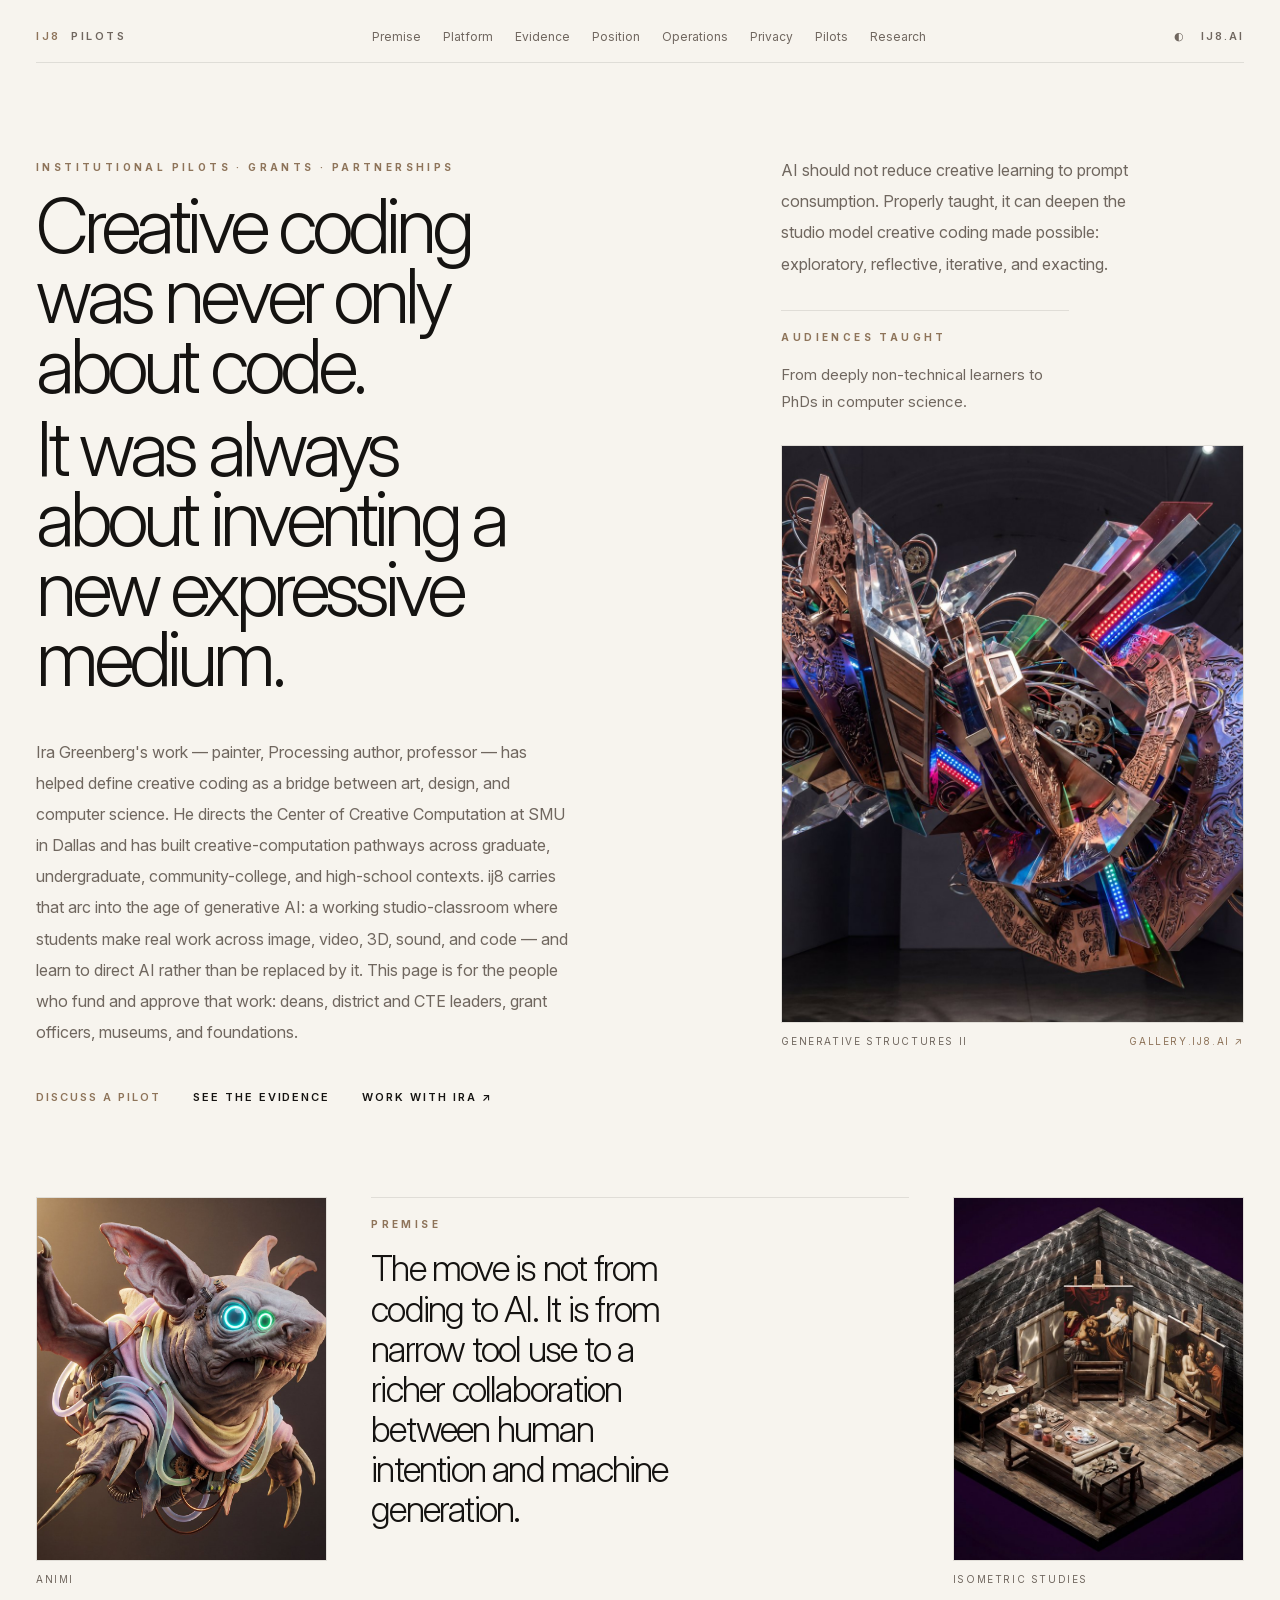
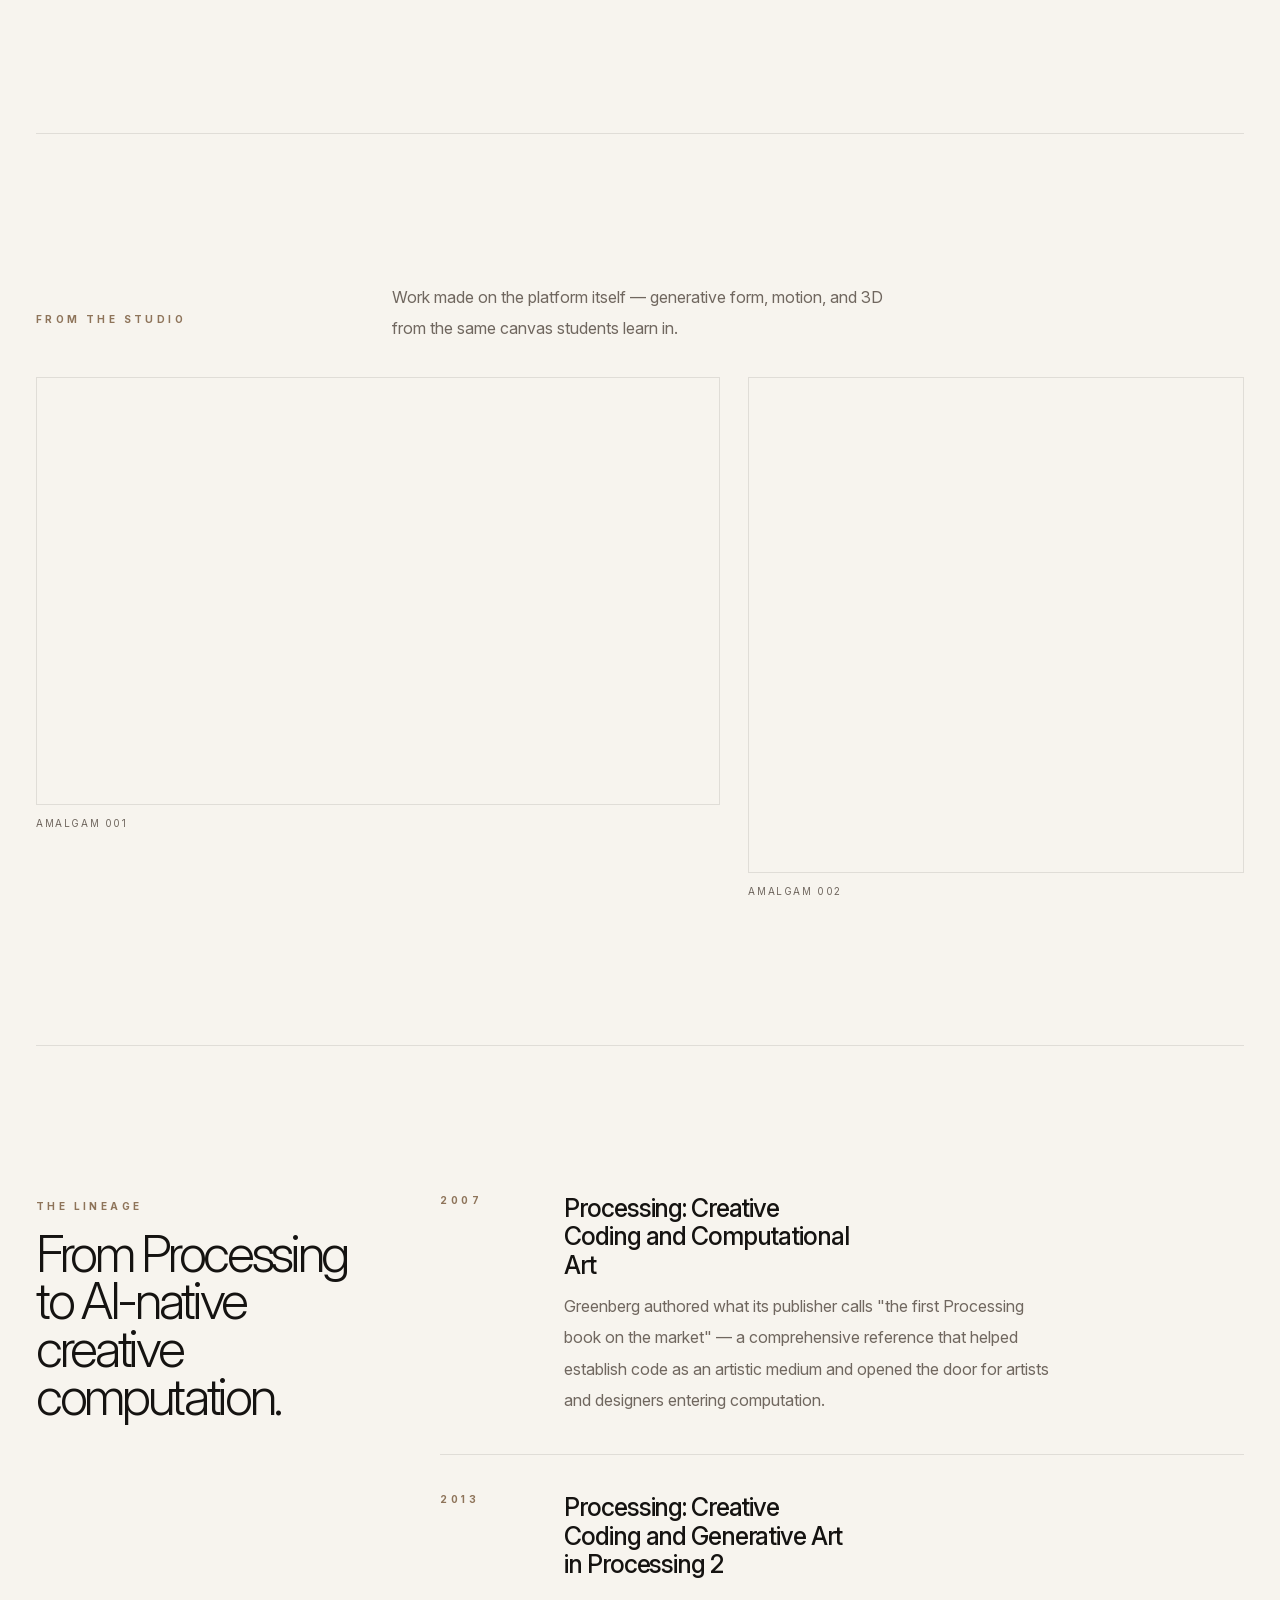
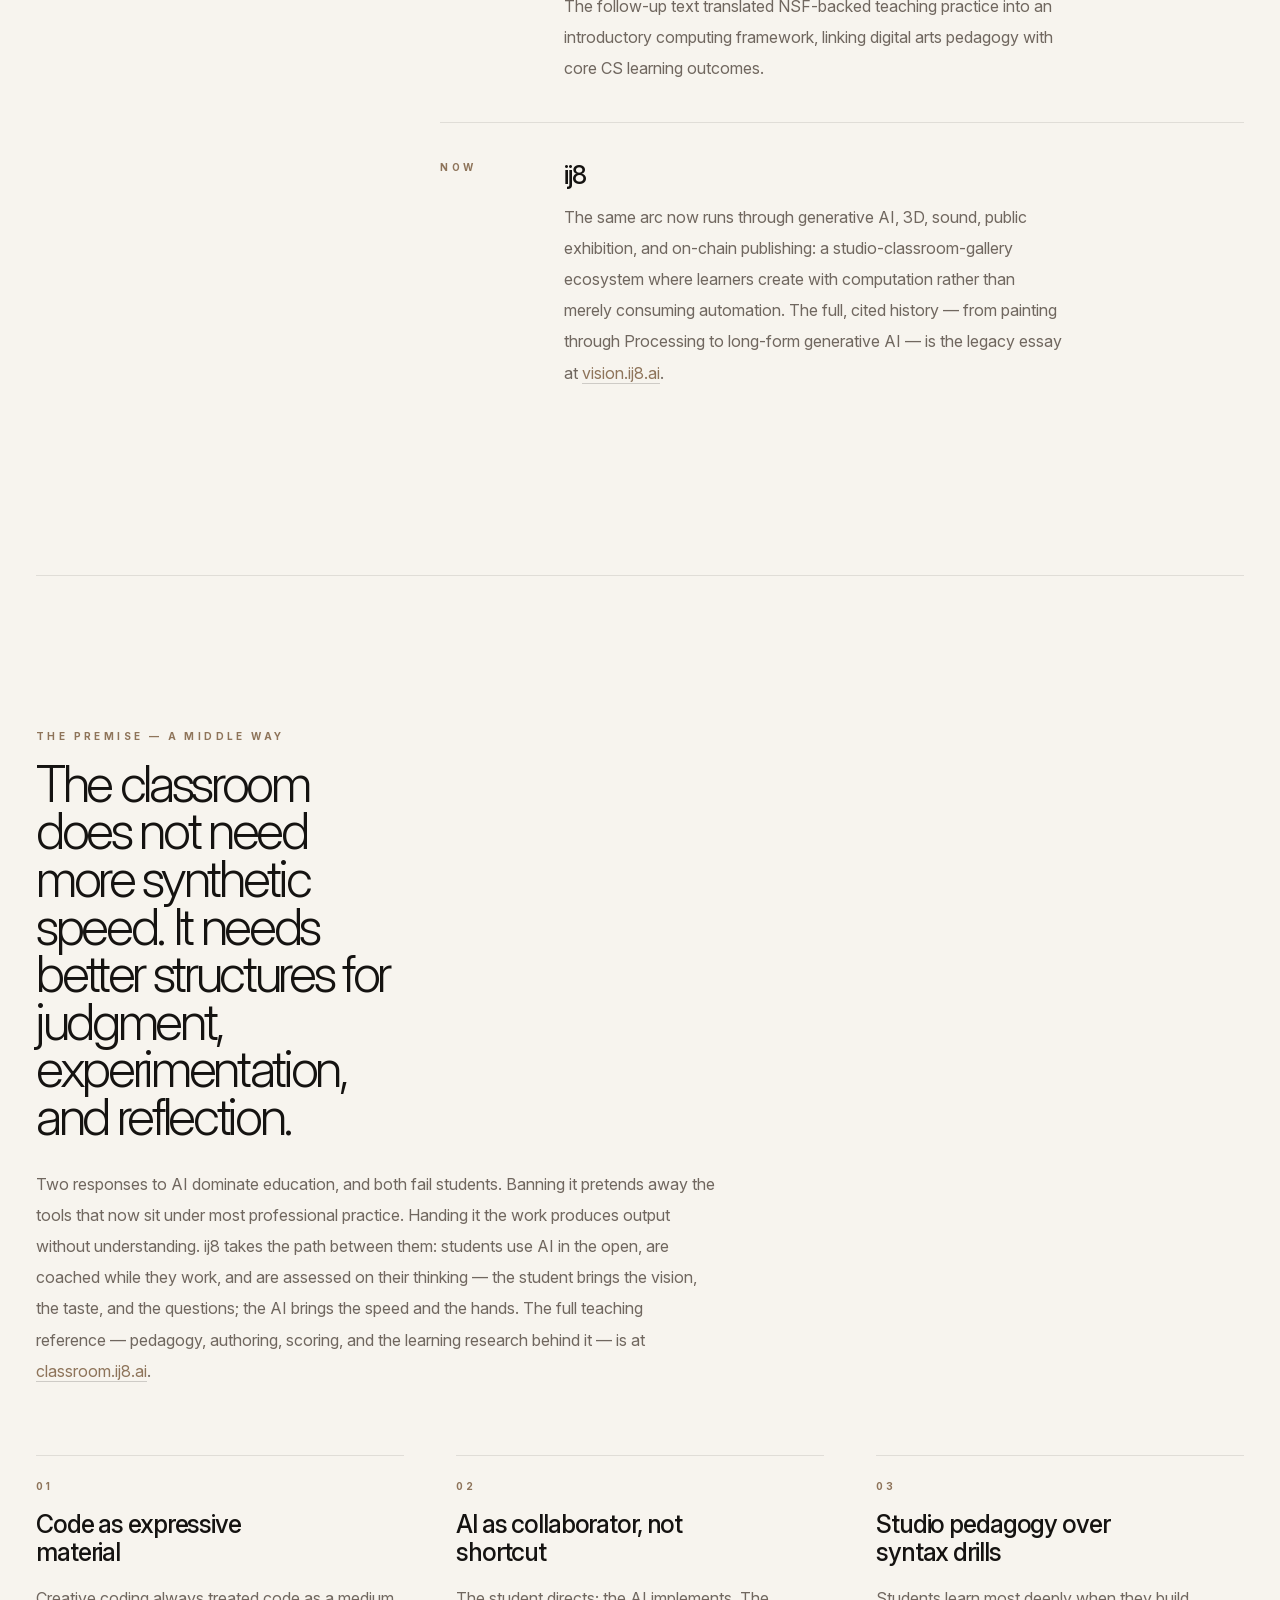
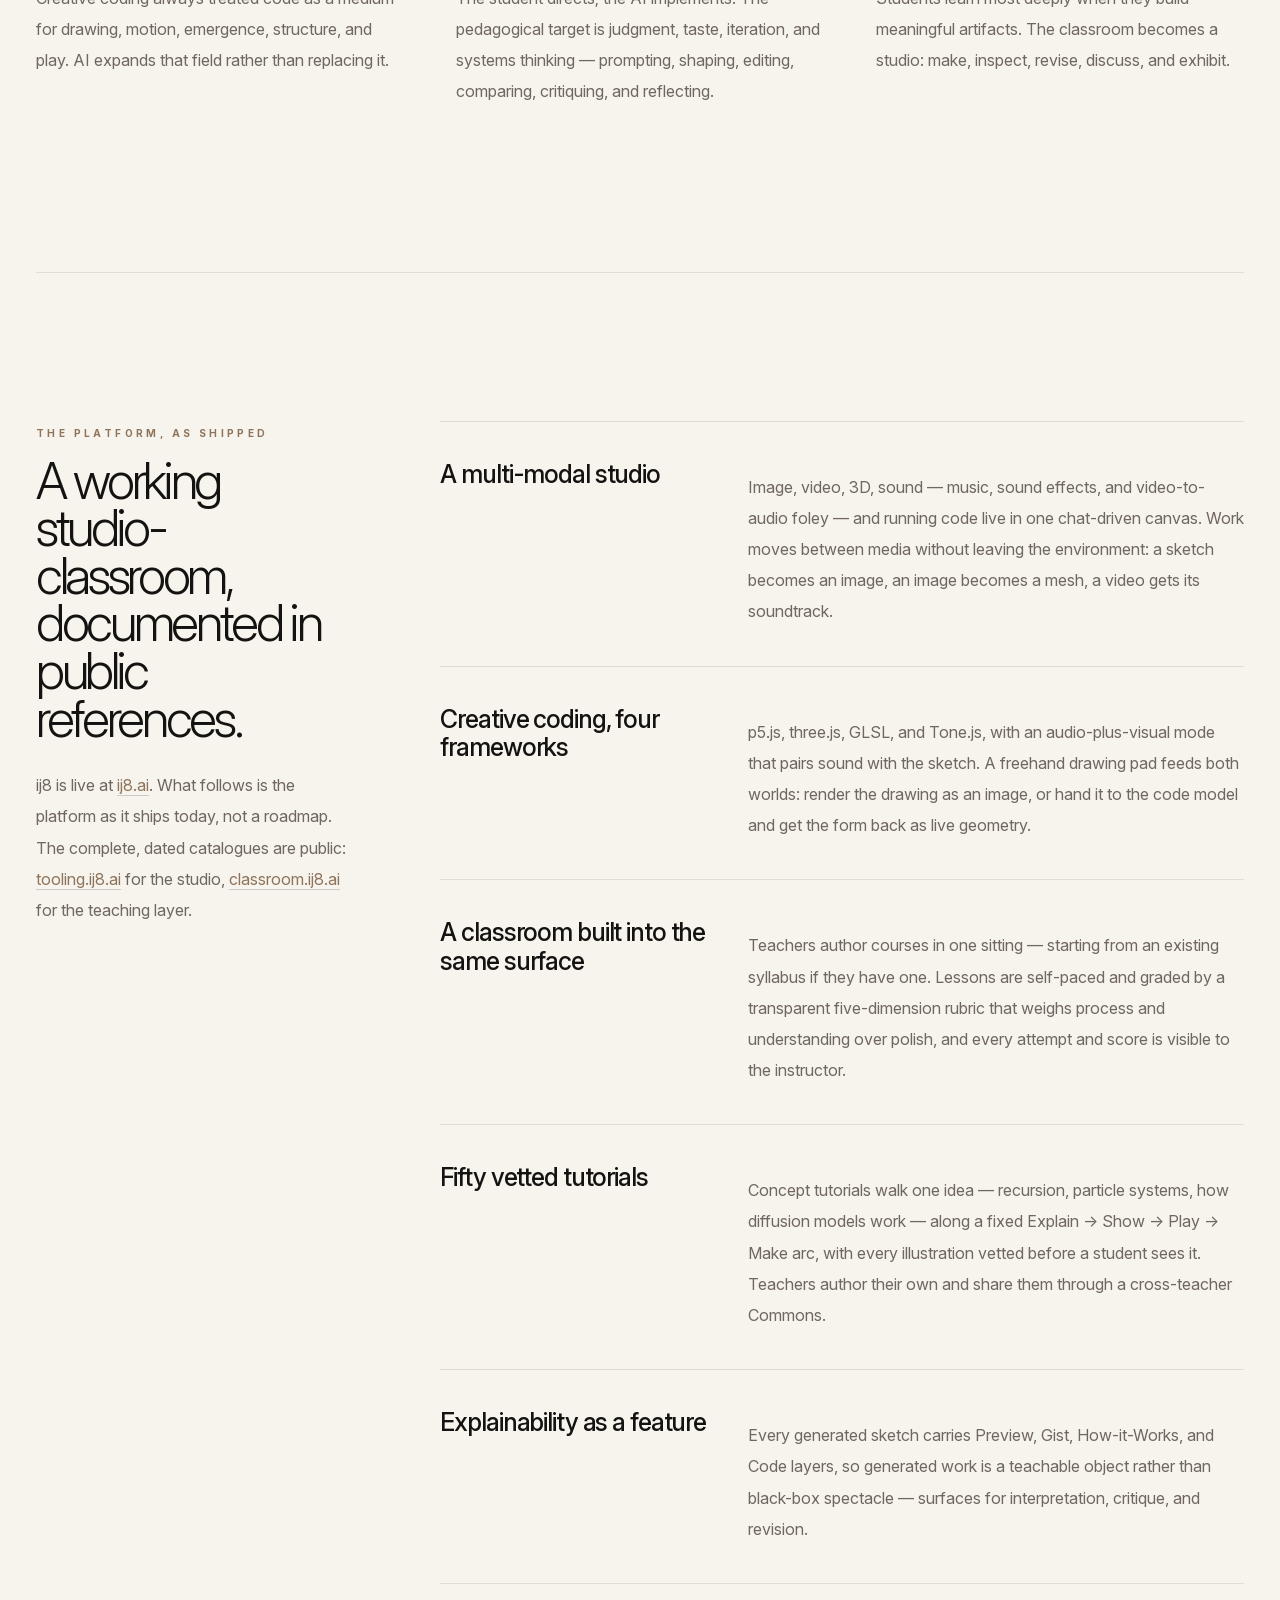
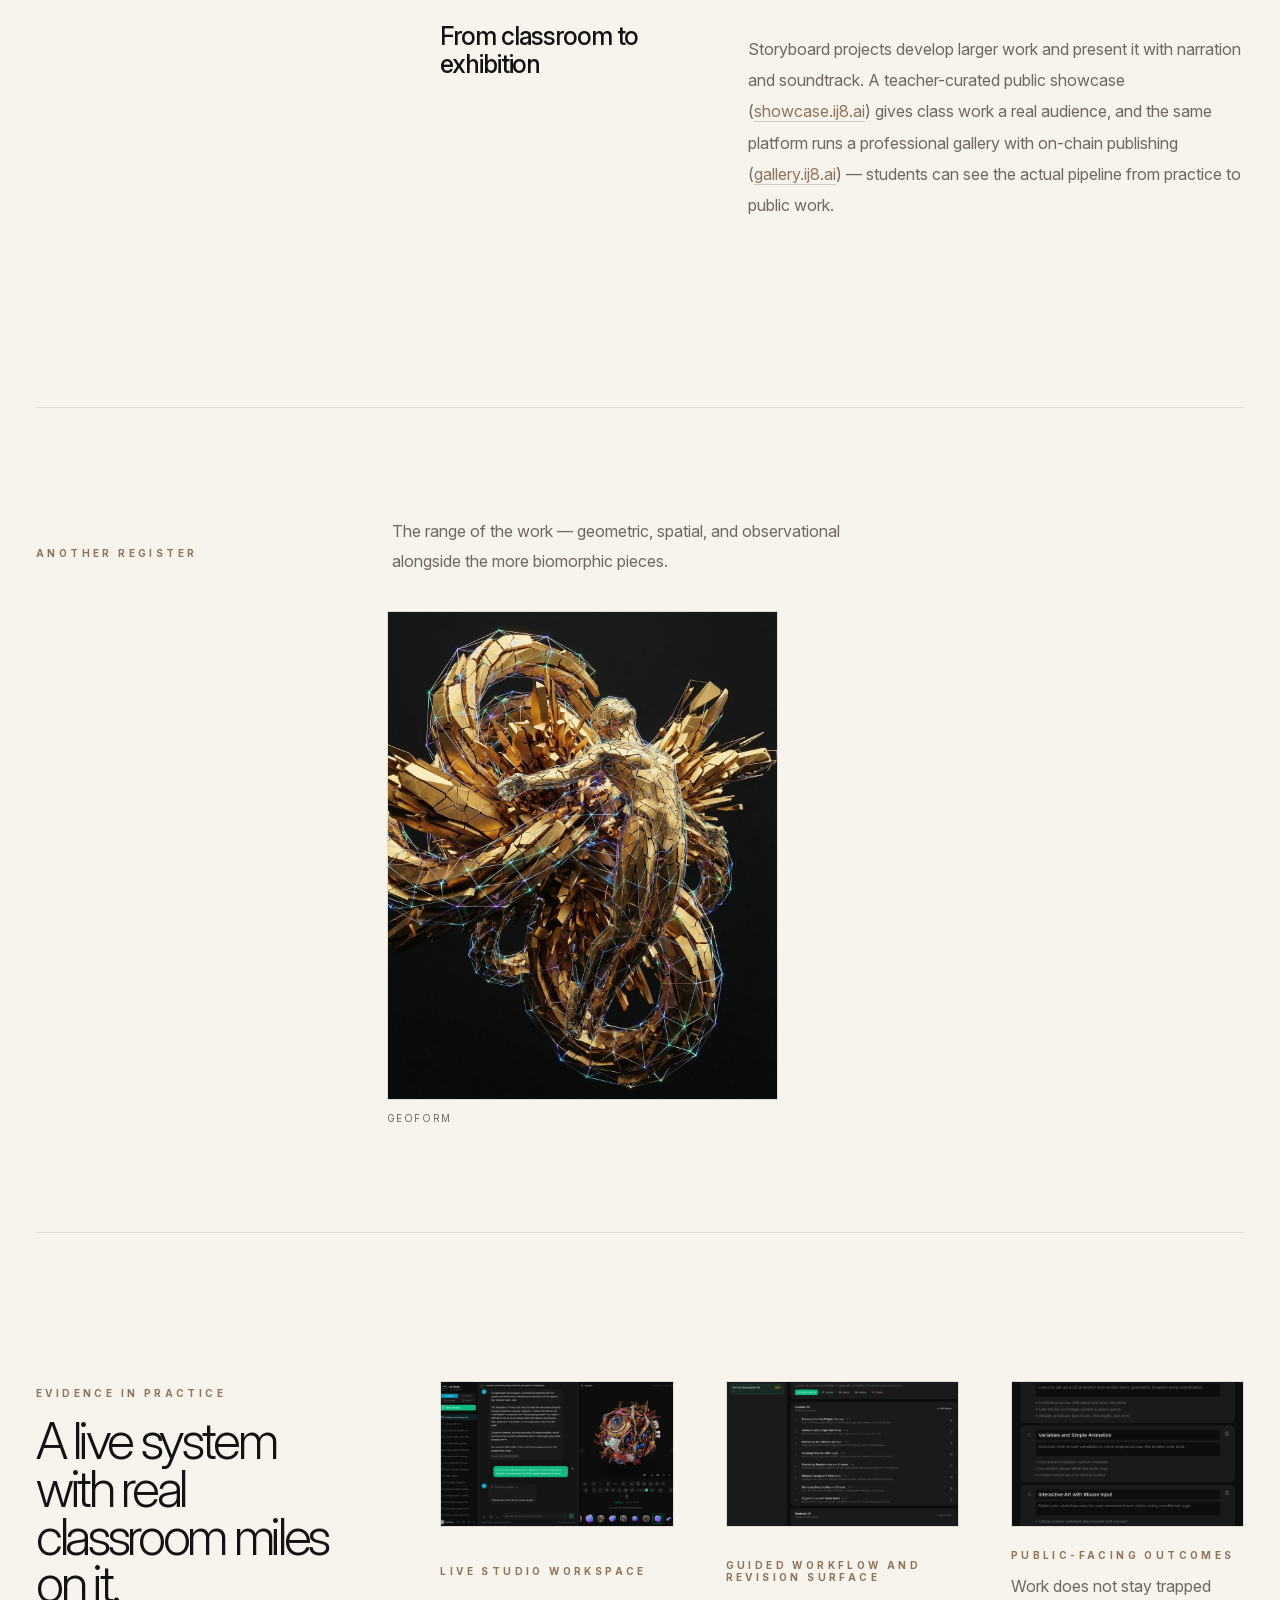
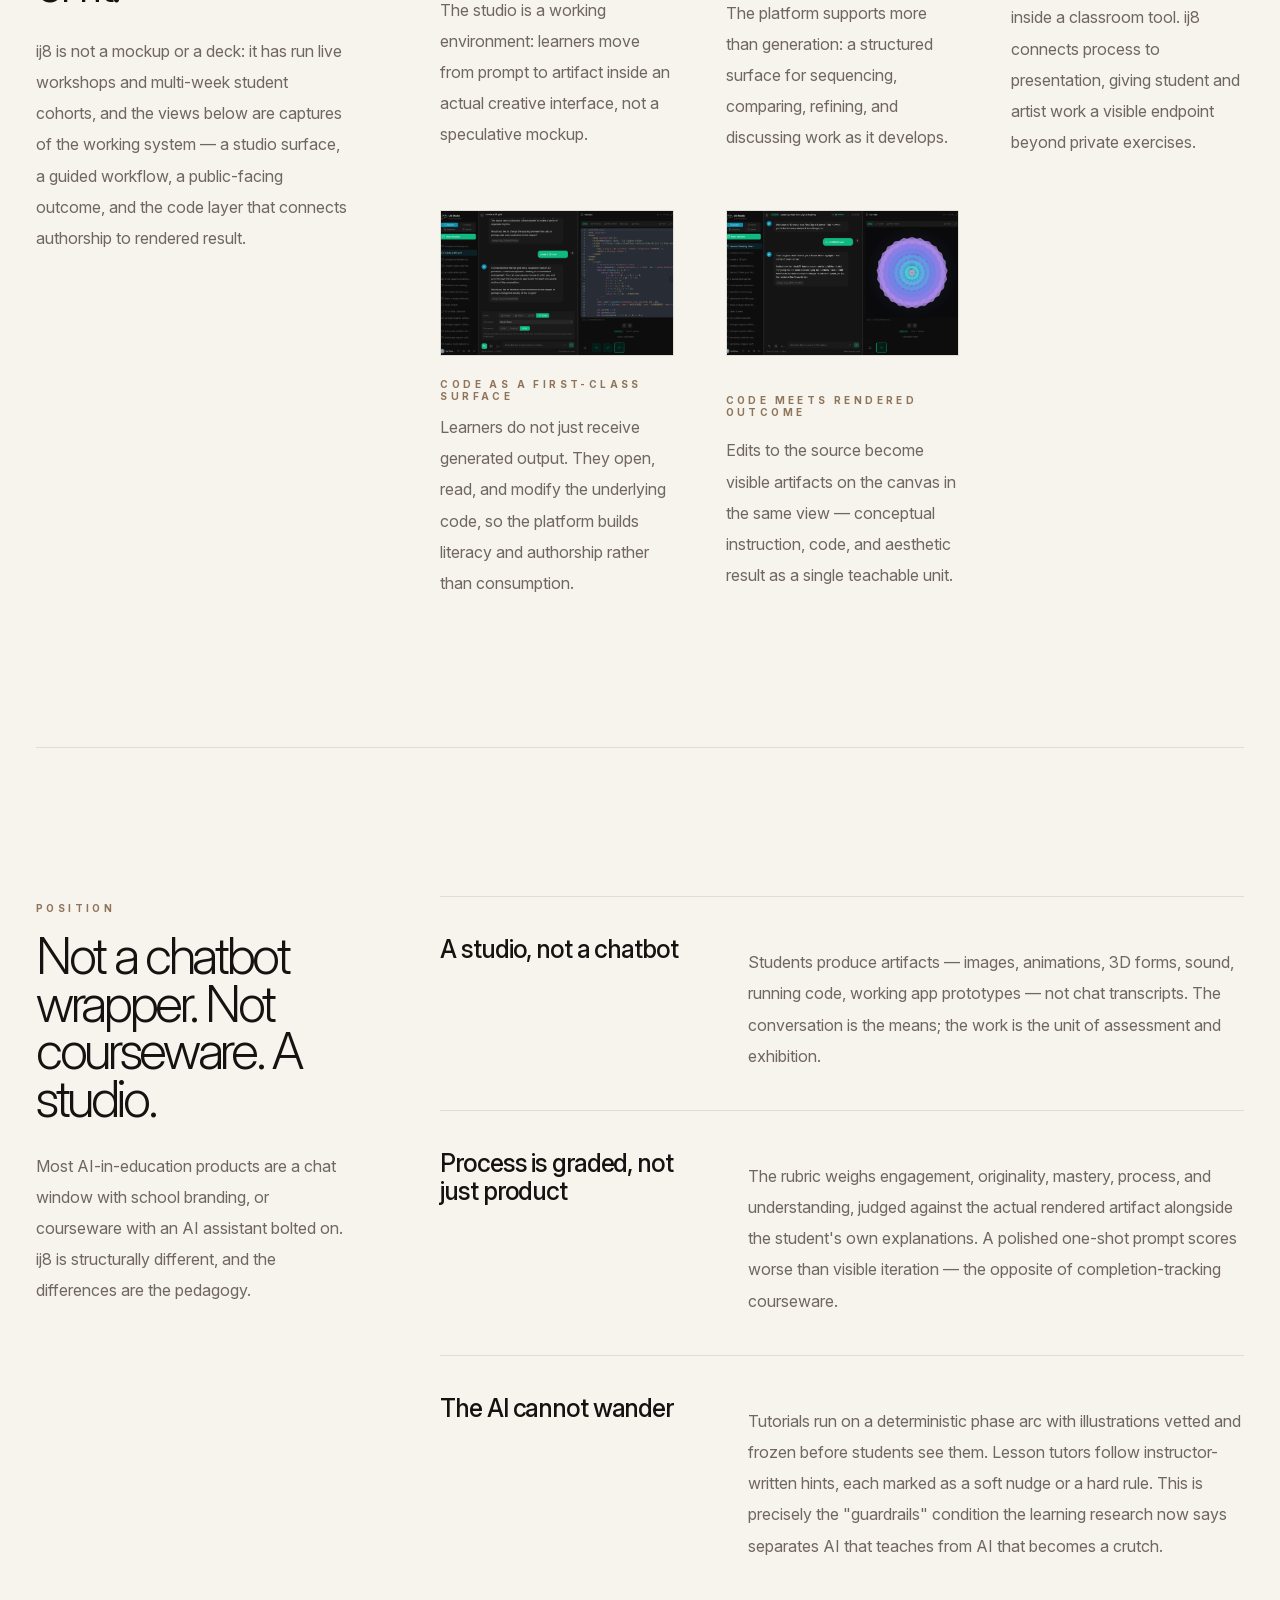
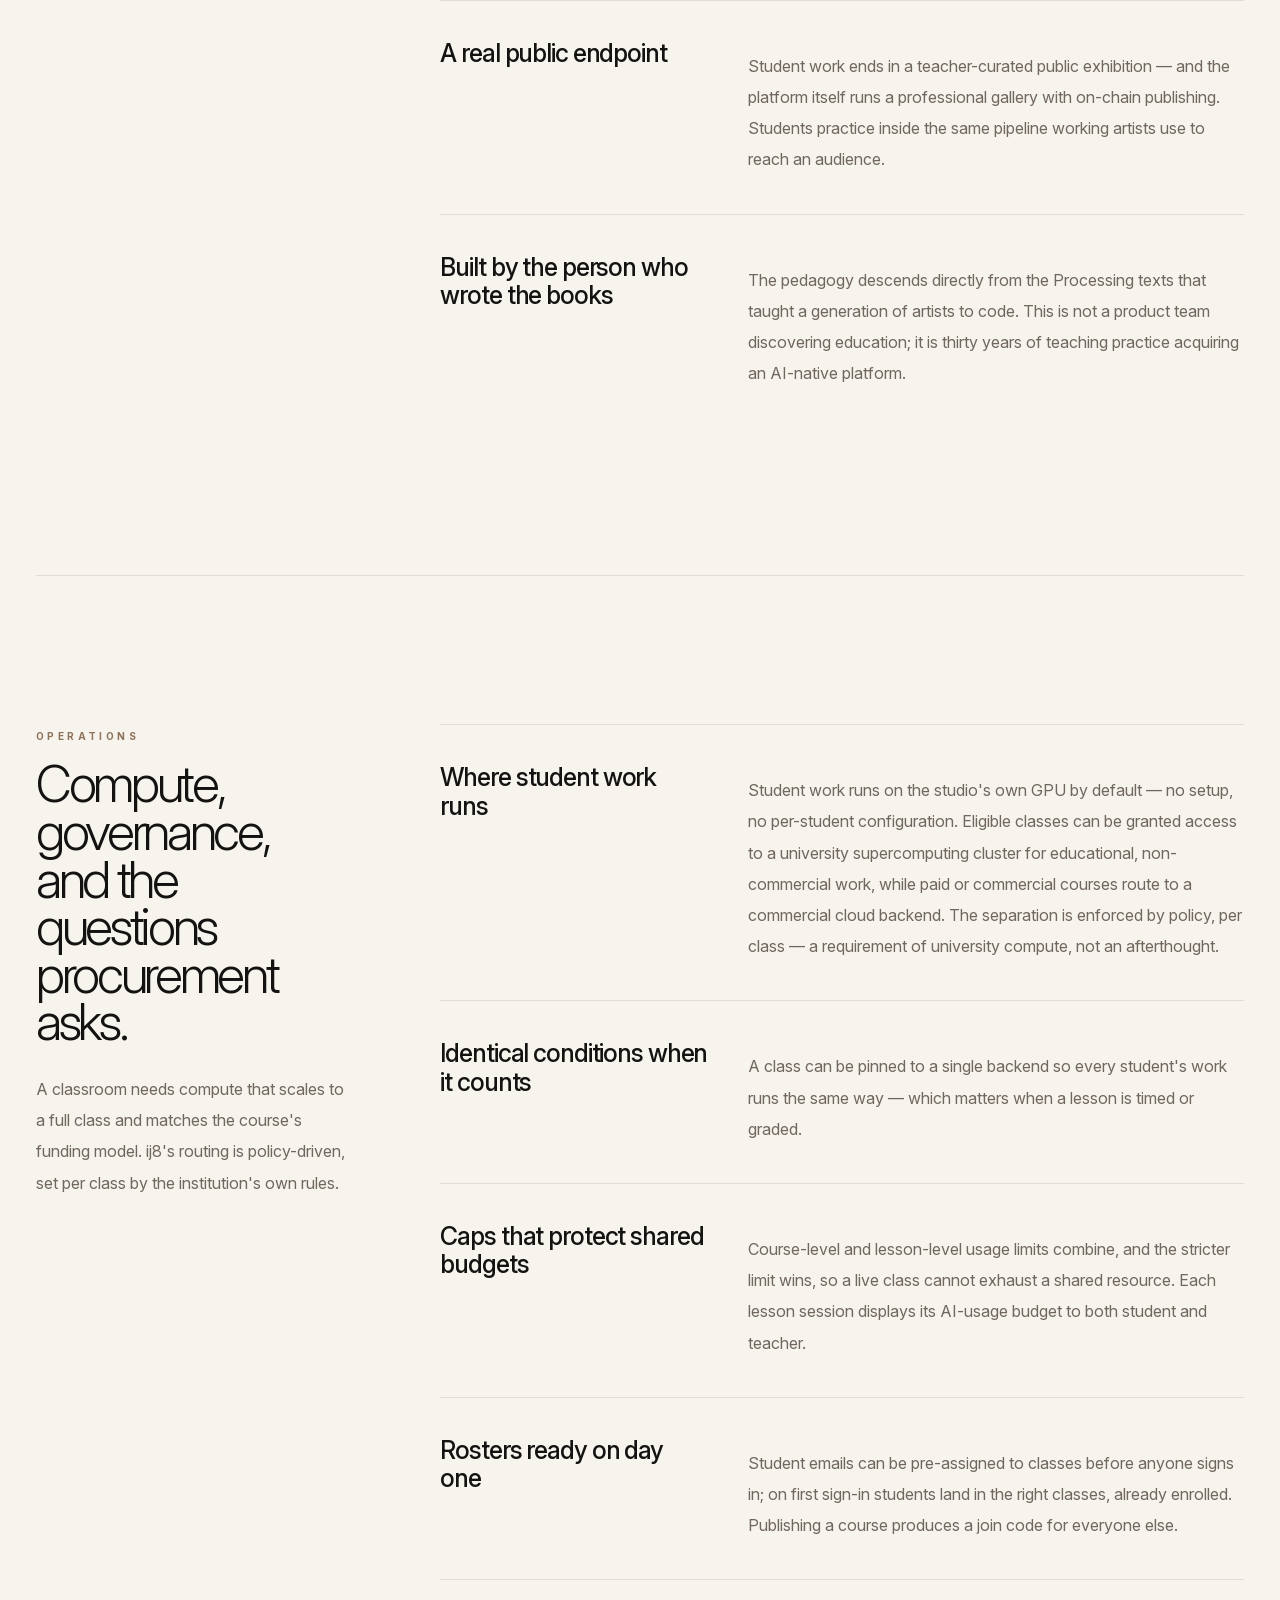
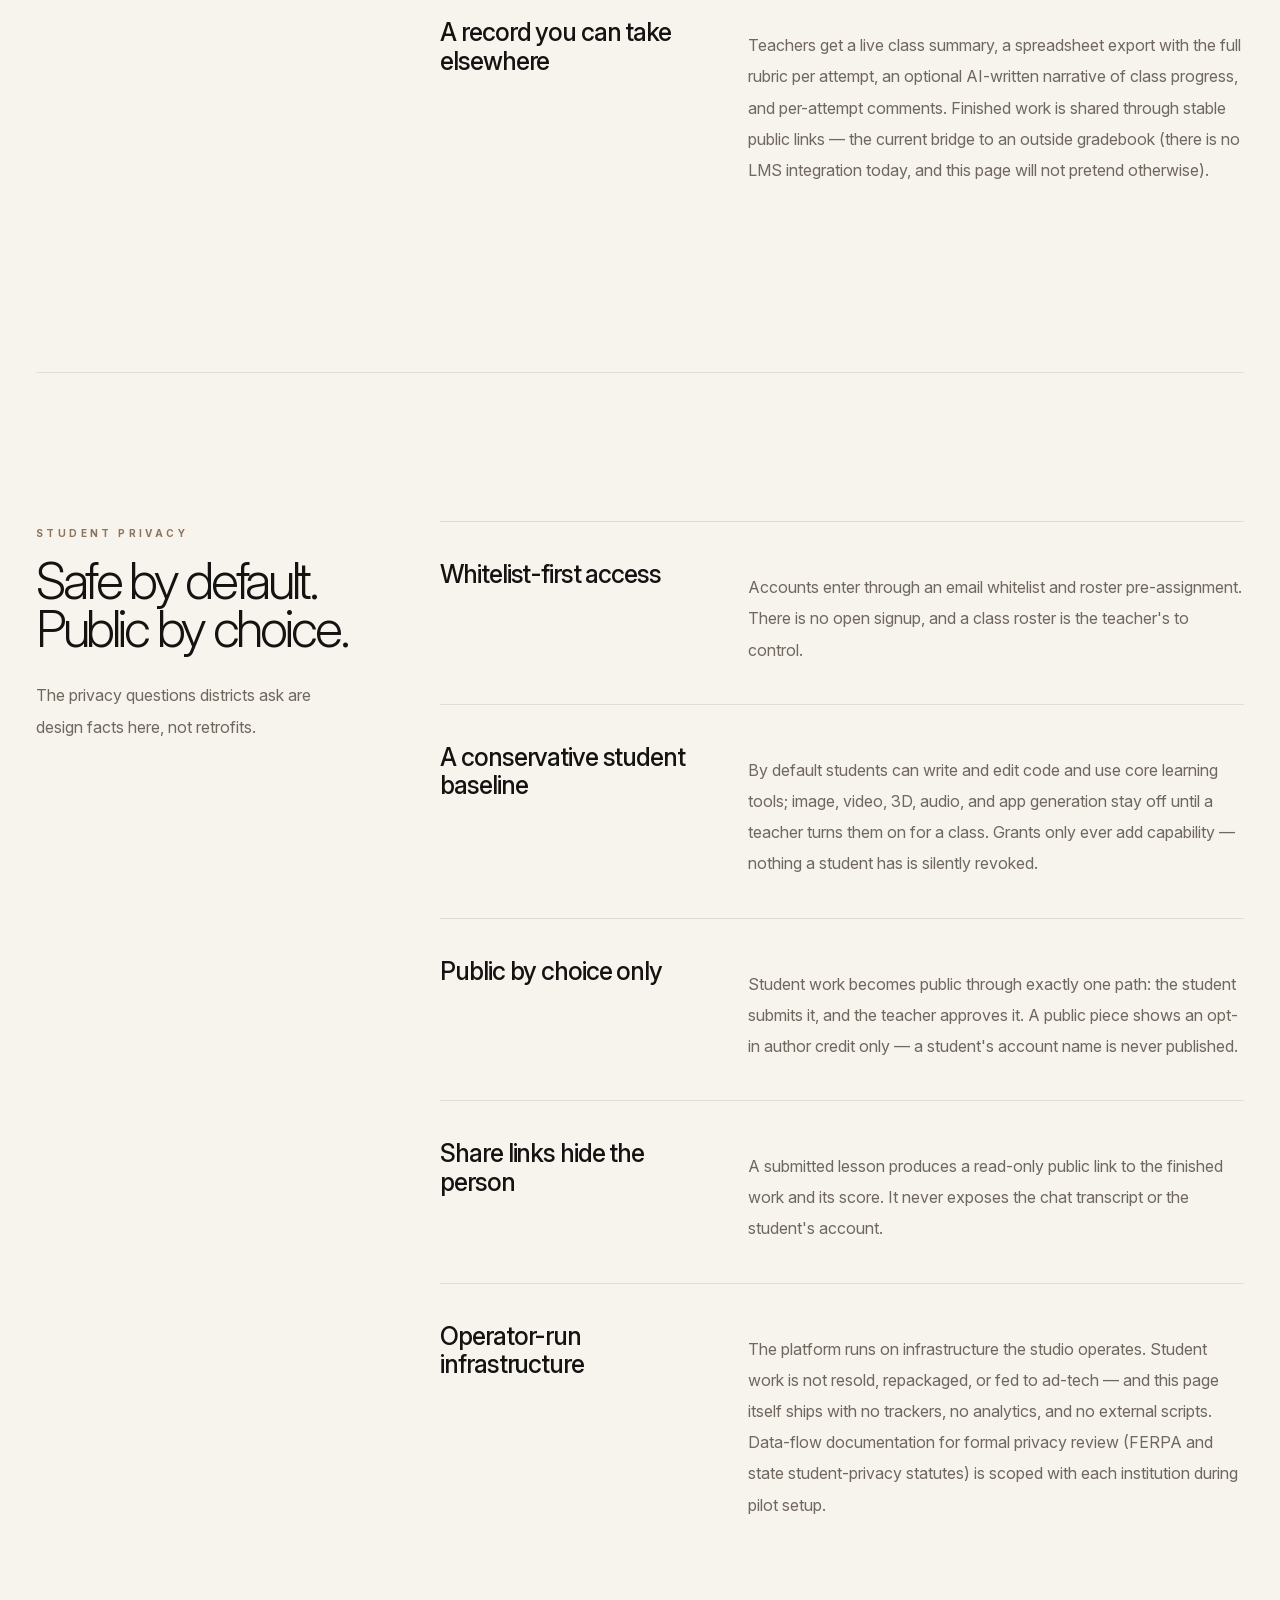
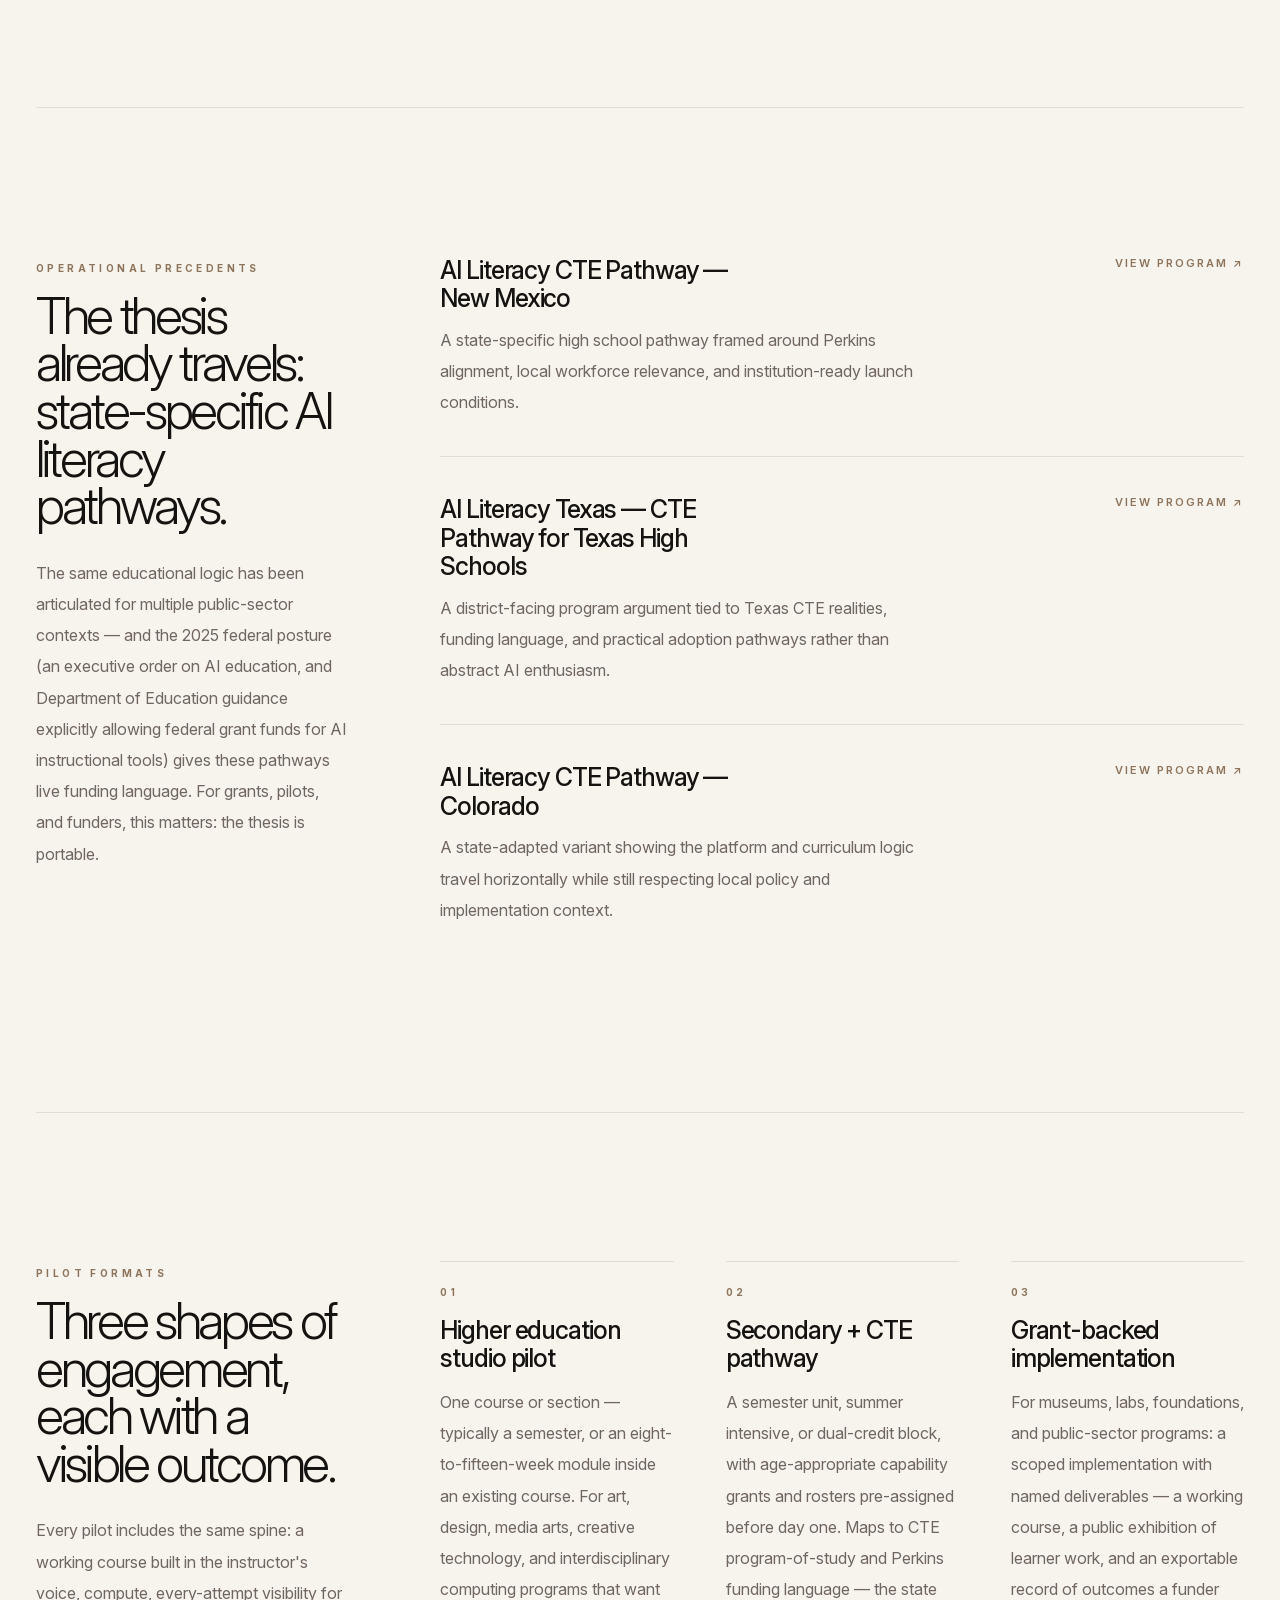
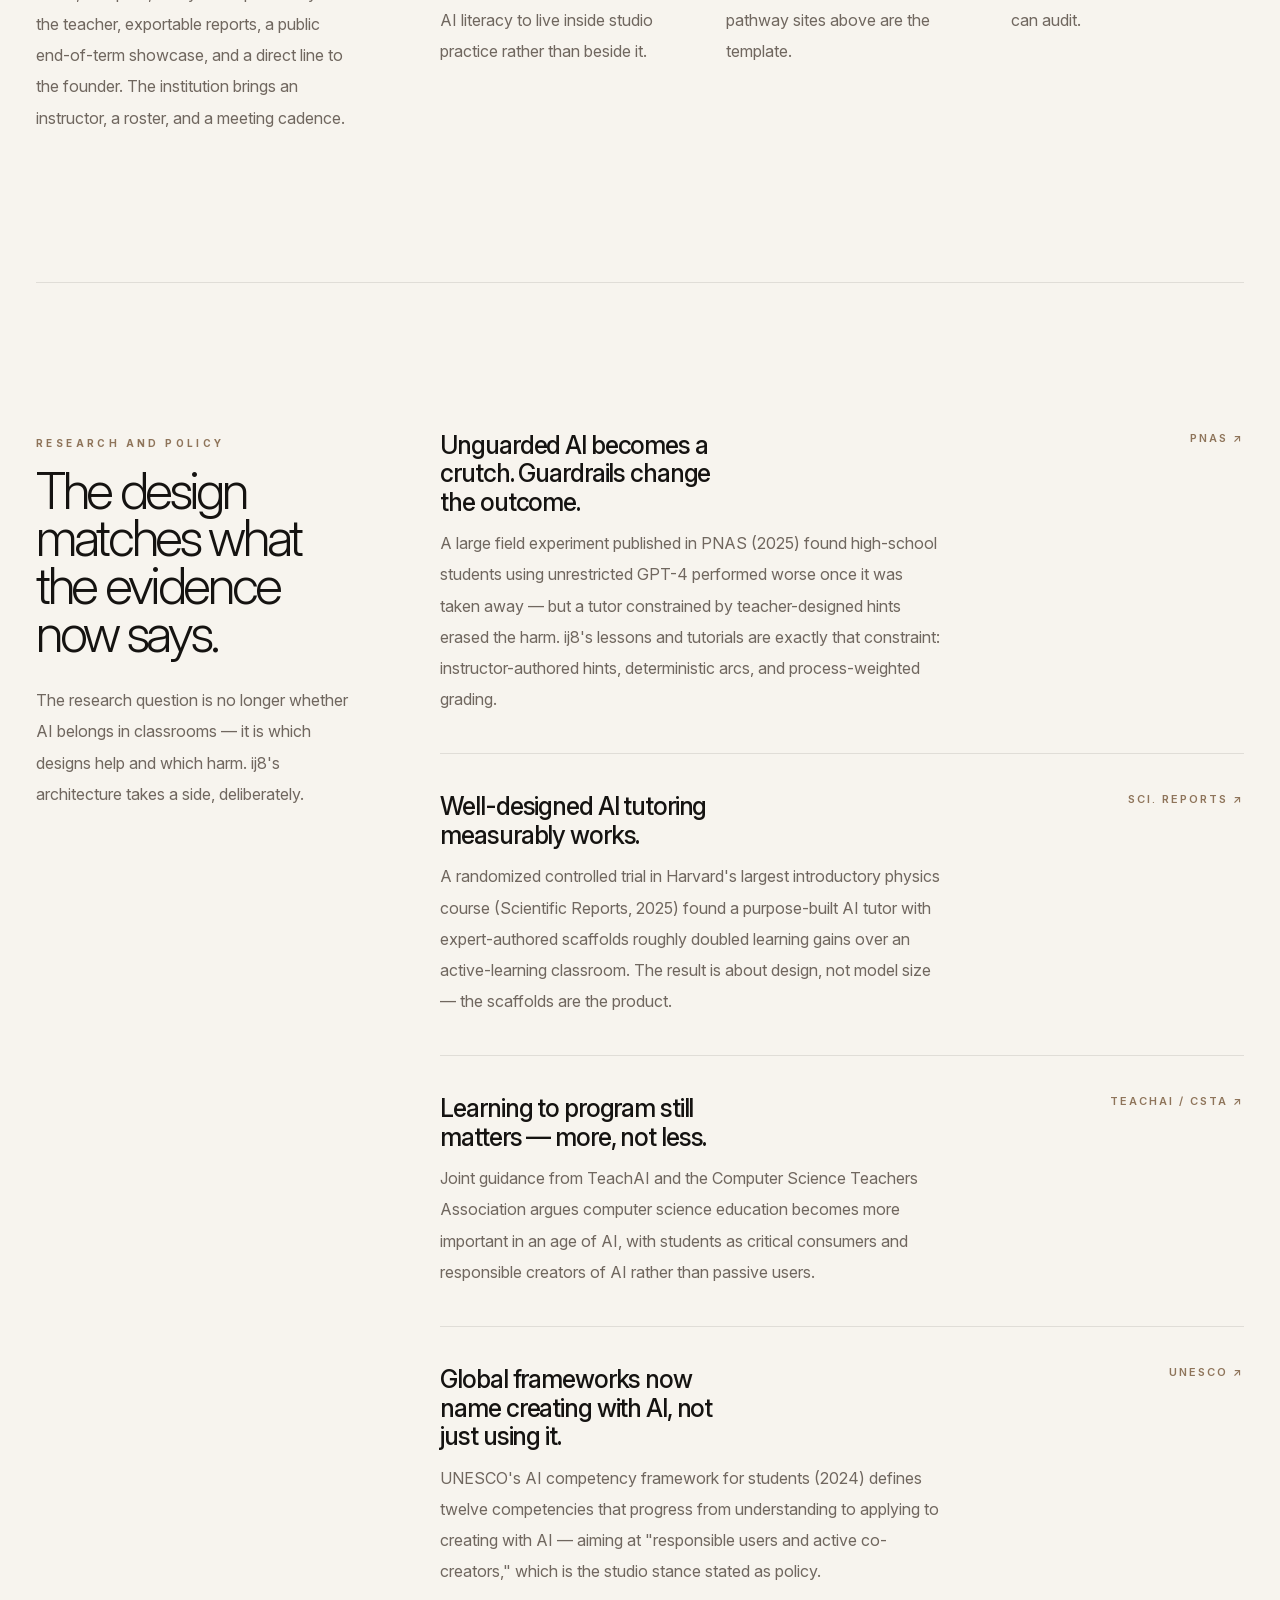
<file: index.html>
<!DOCTYPE html>
<html lang="en">
  <head>
    <meta charset="UTF-8" />
    <meta name="viewport" content="width=device-width, initial-scale=1.0" />
    <title>ij8 · Pilots — Creative AI education for institutions</title>
    <meta
      name="description"
      content="Institutional pilots, grants, and partnerships for ij8 — the studio-classroom where students learn to direct AI across image, video, 3D, sound, and code. By Ira Greenberg."
    />
    <link rel="icon" type="image/svg+xml" href="./favicon.svg" />
    <link rel="stylesheet" href="./styles.css" />
  </head>
  <body>
    <div class="frame">
      <header class="masthead" id="top">
        <a class="brand" href="#top">
          <span class="brand-mark">ij8</span>
          <span class="brand-text">Pilots</span>
        </a>
        <nav class="mastnav">
          <a href="#premise">Premise</a>
          <a href="#platform">Platform</a>
          <a href="#evidence">Evidence</a>
          <a href="#position">Position</a>
          <a href="#operations">Operations</a>
          <a href="#privacy">Privacy</a>
          <a href="#pilots">Pilots</a>
          <a href="#research">Research</a>
        </nav>
        <div class="masthead-actions">
          <button class="theme-toggle" type="button" aria-label="Switch to dark mode" title="Toggle color mode">
            <span class="theme-toggle-glyph" aria-hidden="true">◐</span>
          </button>
          <a class="nav-link" href="https://ij8.ai" target="_blank" rel="noreferrer">ij8.ai</a>
        </div>
      </header>

      <main>
        <section class="hero section">
          <div class="hero-grid">
            <div class="hero-copy">
              <p class="kicker">Institutional pilots · grants · partnerships</p>
              <h1>
                Creative coding was never only about code.
                <span>It was always about inventing a new expressive medium.</span>
              </h1>
              <p class="lede">
                Ira Greenberg's work — painter, Processing author, professor — has helped define creative coding
                as a bridge between art, design, and computer science. He directs the Center of Creative
                Computation at SMU in Dallas and has built creative-computation pathways across graduate,
                undergraduate, community-college, and high-school contexts. ij8 carries that arc into the age of
                generative AI: a working studio-classroom where students make real work across image, video, 3D,
                sound, and code — and learn to direct AI rather than be replaced by it. This page is for the
                people who fund and approve that work: deans, district and CTE leaders, grant officers, museums,
                and foundations.
              </p>
              <div class="hero-actions">
                <a class="action-link action-primary" href="mailto:ira@gogentic.ai?subject=ij8%20pilot%20conversation">Discuss a pilot</a>
                <a class="action-link" href="#evidence">See the evidence</a>
                <a class="action-link" href="https://ira.ij8.ai" target="_blank" rel="noreferrer">Work with Ira ↗</a>
              </div>
            </div>

            <aside class="hero-aside">
              <p class="aside-note">
                AI should not reduce creative learning to prompt consumption. Properly taught, it can deepen the
                studio model creative coding made possible: exploratory, reflective, iterative, and exacting.
              </p>
              <div class="audience-note">
                <span class="section-number">Audiences taught</span>
                <p>From deeply non-technical learners to PhDs in computer science.</p>
              </div>
              <figure class="feature-figure">
                <img src="./images/generative-structures-ii.jpg" alt="Generative Structures II by Ira Greenberg" />
                <figcaption>
                  <span>Generative Structures II</span>
                  <a href="https://gallery.ij8.ai" target="_blank" rel="noreferrer">gallery.ij8.ai ↗</a>
                </figcaption>
              </figure>
            </aside>
          </div>

          <div class="hero-strip">
            <figure class="thumb-figure">
              <img src="./images/animi.jpg" alt="Animi by Ira Greenberg" />
              <figcaption>Animi</figcaption>
            </figure>
            <div class="thesis-card">
              <span class="section-number">Premise</span>
              <p>
                The move is not from coding to AI. It is from narrow tool use to a richer collaboration between
                human intention and machine generation.
              </p>
            </div>
            <figure class="thumb-figure">
              <img src="./images/isometric-studies.jpg" alt="La Collezione Isometrica degli Studi degli Artisti 005" />
              <figcaption>Isometric Studies</figcaption>
            </figure>
          </div>
        </section>

        <section class="section section-rule image-essay">
          <div class="image-essay-head">
            <p class="kicker">From the studio</p>
            <p class="essay-note">Work made on the platform itself — generative form, motion, and 3D from the same canvas students learn in.</p>
          </div>
          <div class="essay-grid essay-grid-two">
            <figure class="essay-figure essay-landscape">
              <video src="videos/artwork.mp4" autoplay muted loop playsinline preload="metadata" aria-label="Amalgam 001 by Ira Greenberg"></video>
              <figcaption>Amalgam 001</figcaption>
            </figure>
            <figure class="essay-figure essay-square">
              <video src="videos/3d-model.mp4" autoplay muted loop playsinline preload="metadata" aria-label="Amalgam 002 by Ira Greenberg"></video>
              <figcaption>Amalgam 002</figcaption>
            </figure>
          </div>
        </section>

        <section id="lineage" class="section section-rule editorial-grid">
          <div class="section-head">
            <p class="kicker">The lineage</p>
            <h2>From Processing to AI-native creative computation.</h2>
          </div>
          <div class="content-flow">
            <article class="editorial-row">
              <span class="section-number">2007</span>
              <div>
                <h3>Processing: Creative Coding and Computational Art</h3>
                <p>
                  Greenberg authored what its publisher calls "the first Processing book on the market" — a
                  comprehensive reference that helped establish code as an artistic medium and opened the door
                  for artists and designers entering computation.
                </p>
              </div>
            </article>
            <article class="editorial-row">
              <span class="section-number">2013</span>
              <div>
                <h3>Processing: Creative Coding and Generative Art in Processing 2</h3>
                <p>
                  The follow-up text translated NSF-backed teaching practice into an introductory computing
                  framework, linking digital arts pedagogy with core CS learning outcomes.
                </p>
              </div>
            </article>
            <article class="editorial-row">
              <span class="section-number">Now</span>
              <div>
                <h3>ij8</h3>
                <p>
                  The same arc now runs through generative AI, 3D, sound, public exhibition, and on-chain
                  publishing: a studio-classroom-gallery ecosystem where learners create with computation rather
                  than merely consuming automation. The full, cited history — from painting through Processing
                  to long-form generative AI — is the legacy essay at
                  <a class="inline-link" href="https://vision.ij8.ai" target="_blank" rel="noreferrer">vision.ij8.ai</a>.
                </p>
              </div>
            </article>
          </div>
        </section>

        <section id="premise" class="section section-rule">
          <div class="wide-head">
            <p class="kicker">The premise — a middle way</p>
            <h2>
              The classroom does not need more synthetic speed. It needs better structures for judgment,
              experimentation, and reflection.
            </h2>
            <p class="supporting-copy">
              Two responses to AI dominate education, and both fail students. Banning it pretends away the tools
              that now sit under most professional practice. Handing it the work produces output without
              understanding. ij8 takes the path between them: students use AI in the open, are coached while
              they work, and are assessed on their thinking — the student brings the vision, the taste, and the
              questions; the AI brings the speed and the hands. The full teaching reference — pedagogy,
              authoring, scoring, and the learning research behind it — is at
              <a class="inline-link" href="https://classroom.ij8.ai" target="_blank" rel="noreferrer">classroom.ij8.ai</a>.
            </p>
          </div>
          <div class="principles-grid">
            <article>
              <span class="section-number">01</span>
              <h3>Code as expressive material</h3>
              <p>
                Creative coding always treated code as a medium for drawing, motion, emergence, structure, and
                play. AI expands that field rather than replacing it.
              </p>
            </article>
            <article>
              <span class="section-number">02</span>
              <h3>AI as collaborator, not shortcut</h3>
              <p>
                The student directs; the AI implements. The pedagogical target is judgment, taste, iteration,
                and systems thinking — prompting, shaping, editing, comparing, critiquing, and reflecting.
              </p>
            </article>
            <article>
              <span class="section-number">03</span>
              <h3>Studio pedagogy over syntax drills</h3>
              <p>
                Students learn most deeply when they build meaningful artifacts. The classroom becomes a studio:
                make, inspect, revise, discuss, and exhibit.
              </p>
            </article>
          </div>
        </section>

        <section id="platform" class="section section-rule editorial-grid">
          <div class="section-head">
            <p class="kicker">The platform, as shipped</p>
            <h2>A working studio-classroom, documented in public references.</h2>
            <p class="supporting-copy">
              ij8 is live at <a class="inline-link" href="https://ij8.ai" target="_blank" rel="noreferrer">ij8.ai</a>.
              What follows is the platform as it ships today, not a roadmap. The complete, dated catalogues are
              public: <a class="inline-link" href="https://tooling.ij8.ai" target="_blank" rel="noreferrer">tooling.ij8.ai</a>
              for the studio, <a class="inline-link" href="https://classroom.ij8.ai" target="_blank" rel="noreferrer">classroom.ij8.ai</a>
              for the teaching layer.
            </p>
          </div>
          <div class="content-flow">
            <article class="capability-row">
              <h3>A multi-modal studio</h3>
              <p>Image, video, 3D, sound — music, sound effects, and video-to-audio foley — and running code live in one chat-driven canvas. Work moves between media without leaving the environment: a sketch becomes an image, an image becomes a mesh, a video gets its soundtrack.</p>
            </article>
            <article class="capability-row">
              <h3>Creative coding, four frameworks</h3>
              <p>p5.js, three.js, GLSL, and Tone.js, with an audio-plus-visual mode that pairs sound with the sketch. A freehand drawing pad feeds both worlds: render the drawing as an image, or hand it to the code model and get the form back as live geometry.</p>
            </article>
            <article class="capability-row">
              <h3>A classroom built into the same surface</h3>
              <p>Teachers author courses in one sitting — starting from an existing syllabus if they have one. Lessons are self-paced and graded by a transparent five-dimension rubric that weighs process and understanding over polish, and every attempt and score is visible to the instructor.</p>
            </article>
            <article class="capability-row">
              <h3>Fifty vetted tutorials</h3>
              <p>Concept tutorials walk one idea — recursion, particle systems, how diffusion models work — along a fixed Explain → Show → Play → Make arc, with every illustration vetted before a student sees it. Teachers author their own and share them through a cross-teacher Commons.</p>
            </article>
            <article class="capability-row">
              <h3>Explainability as a feature</h3>
              <p>Every generated sketch carries Preview, Gist, How-it-Works, and Code layers, so generated work is a teachable object rather than black-box spectacle — surfaces for interpretation, critique, and revision.</p>
            </article>
            <article class="capability-row">
              <h3>From classroom to exhibition</h3>
              <p>Storyboard projects develop larger work and present it with narration and soundtrack. A teacher-curated public showcase (<a class="inline-link" href="https://showcase.ij8.ai" target="_blank" rel="noreferrer">showcase.ij8.ai</a>) gives class work a real audience, and the same platform runs a professional gallery with on-chain publishing (<a class="inline-link" href="https://gallery.ij8.ai" target="_blank" rel="noreferrer">gallery.ij8.ai</a>) — students can see the actual pipeline from practice to public work.</p>
            </article>
          </div>
        </section>

        <section class="section section-rule image-essay image-essay-secondary">
          <div class="image-essay-head">
            <p class="kicker">Another register</p>
            <p class="essay-note">The range of the work — geometric, spatial, and observational alongside the more biomorphic pieces.</p>
          </div>
          <div class="essay-grid essay-grid-single-offset">
            <figure class="essay-figure essay-portrait">
              <img src="./images/geoform.jpg" alt="Geoform by Ira Greenberg" />
              <figcaption>Geoform</figcaption>
            </figure>
          </div>
        </section>

        <section id="evidence" class="section section-rule editorial-grid proof-grid">
          <div class="section-head">
            <p class="kicker">Evidence in practice</p>
            <h2>A live system with real classroom miles on it.</h2>
            <p class="supporting-copy">
              ij8 is not a mockup or a deck: it has run live workshops and multi-week student cohorts, and the
              views below are captures of the working system — a studio surface, a guided workflow, a
              public-facing outcome, and the code layer that connects authorship to rendered result.
            </p>
          </div>
          <div class="content-flow proof-flow">
            <figure class="proof-card">
              <img src="./education-proof/studio-workspace.png" alt="ij8 studio workspace screenshot" />
              <figcaption>
                <span>Live studio workspace</span>
                <p>The studio is a working environment: learners move from prompt to artifact inside an actual creative interface, not a speculative mockup.</p>
              </figcaption>
            </figure>
            <figure class="proof-card">
              <img src="./education-proof/guided-workflow.png" alt="ij8 guided workflow screenshot" />
              <figcaption>
                <span>Guided workflow and revision surface</span>
                <p>The platform supports more than generation: a structured surface for sequencing, comparing, refining, and discussing work as it develops.</p>
              </figcaption>
            </figure>
            <figure class="proof-card">
              <img src="./education-proof/public-outcomes.png" alt="ij8 public-facing outcomes screenshot" />
              <figcaption>
                <span>Public-facing outcomes</span>
                <p>Work does not stay trapped inside a classroom tool. ij8 connects process to presentation, giving student and artist work a visible endpoint beyond private exercises.</p>
              </figcaption>
            </figure>
            <figure class="proof-card">
              <img src="./education-proof/code-editor.png" alt="ij8 code editor view with p5.js source" />
              <figcaption>
                <span>Code as a first-class surface</span>
                <p>Learners do not just receive generated output. They open, read, and modify the underlying code, so the platform builds literacy and authorship rather than consumption.</p>
              </figcaption>
            </figure>
            <figure class="proof-card">
              <img src="./education-proof/code-output.png" alt="ij8 rendered canvas output from learner code" />
              <figcaption>
                <span>Code meets rendered outcome</span>
                <p>Edits to the source become visible artifacts on the canvas in the same view — conceptual instruction, code, and aesthetic result as a single teachable unit.</p>
              </figcaption>
            </figure>
          </div>
        </section>

        <section id="position" class="section section-rule editorial-grid">
          <div class="section-head">
            <p class="kicker">Position</p>
            <h2>Not a chatbot wrapper. Not courseware. A studio.</h2>
            <p class="supporting-copy">
              Most AI-in-education products are a chat window with school branding, or courseware with an AI
              assistant bolted on. ij8 is structurally different, and the differences are the pedagogy.
            </p>
          </div>
          <div class="content-flow">
            <article class="capability-row">
              <h3>A studio, not a chatbot</h3>
              <p>Students produce artifacts — images, animations, 3D forms, sound, running code, working app prototypes — not chat transcripts. The conversation is the means; the work is the unit of assessment and exhibition.</p>
            </article>
            <article class="capability-row">
              <h3>Process is graded, not just product</h3>
              <p>The rubric weighs engagement, originality, mastery, process, and understanding, judged against the actual rendered artifact alongside the student's own explanations. A polished one-shot prompt scores worse than visible iteration — the opposite of completion-tracking courseware.</p>
            </article>
            <article class="capability-row">
              <h3>The AI cannot wander</h3>
              <p>Tutorials run on a deterministic phase arc with illustrations vetted and frozen before students see them. Lesson tutors follow instructor-written hints, each marked as a soft nudge or a hard rule. This is precisely the "guardrails" condition the learning research now says separates AI that teaches from AI that becomes a crutch.</p>
            </article>
            <article class="capability-row">
              <h3>A real public endpoint</h3>
              <p>Student work ends in a teacher-curated public exhibition — and the platform itself runs a professional gallery with on-chain publishing. Students practice inside the same pipeline working artists use to reach an audience.</p>
            </article>
            <article class="capability-row">
              <h3>Built by the person who wrote the books</h3>
              <p>The pedagogy descends directly from the Processing texts that taught a generation of artists to code. This is not a product team discovering education; it is thirty years of teaching practice acquiring an AI-native platform.</p>
            </article>
          </div>
        </section>

        <section id="operations" class="section section-rule editorial-grid">
          <div class="section-head">
            <p class="kicker">Operations</p>
            <h2>Compute, governance, and the questions procurement asks.</h2>
            <p class="supporting-copy">
              A classroom needs compute that scales to a full class and matches the course's funding model.
              ij8's routing is policy-driven, set per class by the institution's own rules.
            </p>
          </div>
          <div class="content-flow">
            <article class="capability-row">
              <h3>Where student work runs</h3>
              <p>Student work runs on the studio's own GPU by default — no setup, no per-student configuration. Eligible classes can be granted access to a university supercomputing cluster for educational, non-commercial work, while paid or commercial courses route to a commercial cloud backend. The separation is enforced by policy, per class — a requirement of university compute, not an afterthought.</p>
            </article>
            <article class="capability-row">
              <h3>Identical conditions when it counts</h3>
              <p>A class can be pinned to a single backend so every student's work runs the same way — which matters when a lesson is timed or graded.</p>
            </article>
            <article class="capability-row">
              <h3>Caps that protect shared budgets</h3>
              <p>Course-level and lesson-level usage limits combine, and the stricter limit wins, so a live class cannot exhaust a shared resource. Each lesson session displays its AI-usage budget to both student and teacher.</p>
            </article>
            <article class="capability-row">
              <h3>Rosters ready on day one</h3>
              <p>Student emails can be pre-assigned to classes before anyone signs in; on first sign-in students land in the right classes, already enrolled. Publishing a course produces a join code for everyone else.</p>
            </article>
            <article class="capability-row">
              <h3>A record you can take elsewhere</h3>
              <p>Teachers get a live class summary, a spreadsheet export with the full rubric per attempt, an optional AI-written narrative of class progress, and per-attempt comments. Finished work is shared through stable public links — the current bridge to an outside gradebook (there is no LMS integration today, and this page will not pretend otherwise).</p>
            </article>
          </div>
        </section>

        <section id="privacy" class="section section-rule editorial-grid">
          <div class="section-head">
            <p class="kicker">Student privacy</p>
            <h2>Safe by default. Public by choice.</h2>
            <p class="supporting-copy">
              The privacy questions districts ask are design facts here, not retrofits.
            </p>
          </div>
          <div class="content-flow">
            <article class="capability-row">
              <h3>Whitelist-first access</h3>
              <p>Accounts enter through an email whitelist and roster pre-assignment. There is no open signup, and a class roster is the teacher's to control.</p>
            </article>
            <article class="capability-row">
              <h3>A conservative student baseline</h3>
              <p>By default students can write and edit code and use core learning tools; image, video, 3D, audio, and app generation stay off until a teacher turns them on for a class. Grants only ever add capability — nothing a student has is silently revoked.</p>
            </article>
            <article class="capability-row">
              <h3>Public by choice only</h3>
              <p>Student work becomes public through exactly one path: the student submits it, and the teacher approves it. A public piece shows an opt-in author credit only — a student's account name is never published.</p>
            </article>
            <article class="capability-row">
              <h3>Share links hide the person</h3>
              <p>A submitted lesson produces a read-only public link to the finished work and its score. It never exposes the chat transcript or the student's account.</p>
            </article>
            <article class="capability-row">
              <h3>Operator-run infrastructure</h3>
              <p>The platform runs on infrastructure the studio operates. Student work is not resold, repackaged, or fed to ad-tech — and this page itself ships with no trackers, no analytics, and no external scripts. Data-flow documentation for formal privacy review (FERPA and state student-privacy statutes) is scoped with each institution during pilot setup.</p>
            </article>
          </div>
        </section>

        <section id="precedents" class="section section-rule editorial-grid">
          <div class="section-head">
            <p class="kicker">Operational precedents</p>
            <h2>The thesis already travels: state-specific AI literacy pathways.</h2>
            <p class="supporting-copy">
              The same educational logic has been articulated for multiple public-sector contexts — and the 2025
              federal posture (an executive order on AI education, and Department of Education guidance
              explicitly allowing federal grant funds for AI instructional tools) gives these pathways live
              funding language. For grants, pilots, and funders, this matters: the thesis is portable.
            </p>
          </div>
          <div class="content-flow">
            <article class="evidence-row">
              <div>
                <h3>AI Literacy CTE Pathway — New Mexico</h3>
                <p>A state-specific high school pathway framed around Perkins alignment, local workforce relevance, and institution-ready launch conditions.</p>
              </div>
              <a href="https://ai-literacy.gogentic.ai/" target="_blank" rel="noreferrer">View program ↗</a>
            </article>
            <article class="evidence-row">
              <div>
                <h3>AI Literacy Texas — CTE Pathway for Texas High Schools</h3>
                <p>A district-facing program argument tied to Texas CTE realities, funding language, and practical adoption pathways rather than abstract AI enthusiasm.</p>
              </div>
              <a href="https://ai-literacy-tx.gogentic.ai/" target="_blank" rel="noreferrer">View program ↗</a>
            </article>
            <article class="evidence-row">
              <div>
                <h3>AI Literacy CTE Pathway — Colorado</h3>
                <p>A state-adapted variant showing the platform and curriculum logic travel horizontally while still respecting local policy and implementation context.</p>
              </div>
              <a href="https://ai-literacy-co.gogentic.ai/" target="_blank" rel="noreferrer">View program ↗</a>
            </article>
          </div>
        </section>

        <section id="pilots" class="section section-rule editorial-grid pilot-grid">
          <div class="section-head">
            <p class="kicker">Pilot formats</p>
            <h2>Three shapes of engagement, each with a visible outcome.</h2>
            <p class="supporting-copy">
              Every pilot includes the same spine: a working course built in the instructor's voice, compute,
              every-attempt visibility for the teacher, exportable reports, a public end-of-term showcase, and a
              direct line to the founder. The institution brings an instructor, a roster, and a meeting cadence.
            </p>
          </div>
          <div class="pilot-cards">
            <article class="pilot-card">
              <span class="section-number">01</span>
              <h3>Higher education studio pilot</h3>
              <p>One course or section — typically a semester, or an eight-to-fifteen-week module inside an existing course. For art, design, media arts, creative technology, and interdisciplinary computing programs that want AI literacy to live inside studio practice rather than beside it.</p>
            </article>
            <article class="pilot-card">
              <span class="section-number">02</span>
              <h3>Secondary + CTE pathway</h3>
              <p>A semester unit, summer intensive, or dual-credit block, with age-appropriate capability grants and rosters pre-assigned before day one. Maps to CTE program-of-study and Perkins funding language — the state pathway sites above are the template.</p>
            </article>
            <article class="pilot-card">
              <span class="section-number">03</span>
              <h3>Grant-backed implementation</h3>
              <p>For museums, labs, foundations, and public-sector programs: a scoped implementation with named deliverables — a working course, a public exhibition of learner work, and an exportable record of outcomes a funder can audit.</p>
            </article>
          </div>
        </section>

        <section id="research" class="section section-rule editorial-grid">
          <div class="section-head">
            <p class="kicker">Research and policy</p>
            <h2>The design matches what the evidence now says.</h2>
            <p class="supporting-copy">
              The research question is no longer whether AI belongs in classrooms — it is which designs help and
              which harm. ij8's architecture takes a side, deliberately.
            </p>
          </div>
          <div class="content-flow">
            <article class="evidence-row">
              <div>
                <h3>Unguarded AI becomes a crutch. Guardrails change the outcome.</h3>
                <p>
                  A large field experiment published in PNAS (2025) found high-school students using unrestricted
                  GPT-4 performed worse once it was taken away — but a tutor constrained by teacher-designed
                  hints erased the harm. ij8's lessons and tutorials are exactly that constraint: instructor-authored
                  hints, deterministic arcs, and process-weighted grading.
                </p>
              </div>
              <a href="https://www.pnas.org/doi/10.1073/pnas.2422633122" target="_blank" rel="noreferrer">PNAS ↗</a>
            </article>
            <article class="evidence-row">
              <div>
                <h3>Well-designed AI tutoring measurably works.</h3>
                <p>
                  A randomized controlled trial in Harvard's largest introductory physics course (Scientific
                  Reports, 2025) found a purpose-built AI tutor with expert-authored scaffolds roughly doubled
                  learning gains over an active-learning classroom. The result is about design, not model size —
                  the scaffolds are the product.
                </p>
              </div>
              <a href="https://www.nature.com/articles/s41598-025-97652-6" target="_blank" rel="noreferrer">Sci. Reports ↗</a>
            </article>
            <article class="evidence-row">
              <div>
                <h3>Learning to program still matters — more, not less.</h3>
                <p>
                  Joint guidance from TeachAI and the Computer Science Teachers Association argues computer
                  science education becomes more important in an age of AI, with students as critical consumers
                  and responsible creators of AI rather than passive users.
                </p>
              </div>
              <a href="https://www.teachai.org/cs" target="_blank" rel="noreferrer">TeachAI / CSTA ↗</a>
            </article>
            <article class="evidence-row">
              <div>
                <h3>Global frameworks now name creating with AI, not just using it.</h3>
                <p>
                  UNESCO's AI competency framework for students (2024) defines twelve competencies that
                  progress from understanding to applying to creating with AI — aiming at "responsible users and
                  active co-creators," which is the studio stance stated as policy.
                </p>
              </div>
              <a href="https://www.unesco.org/en/articles/ai-competency-framework-students" target="_blank" rel="noreferrer">UNESCO ↗</a>
            </article>
            <article class="evidence-row">
              <div>
                <h3>Keep teaching centered on creativity, expression, and self-direction.</h3>
                <p>
                  Harvard GSE's Creative Computing Lab argues for staying "centered on creativity, expression,
                  self-direction" and only then asking how the technology advances those aims — the order of
                  operations ij8 is built around.
                </p>
              </div>
              <a href="https://www.gse.harvard.edu/ideas/usable-knowledge/24/10/how-generative-ai-can-support-professional-learning-teachers" target="_blank" rel="noreferrer">Harvard GSE ↗</a>
            </article>
            <article class="evidence-row">
              <div>
                <h3>The federal posture turned, April–July 2025.</h3>
                <p>
                  Executive Order 14277 ("Advancing Artificial Intelligence Education for American Youth," April
                  2025) made AI literacy a national priority, and the Department of Education's July 2025 Dear
                  Colleague letter confirmed that existing federal grant funds — formula and discretionary — may
                  support AI instructional tools and educator training. The funding language for pilots now
                  exists.
                </p>
              </div>
              <a href="https://www.ed.gov/about/news/press-release/us-department-of-education-issues-guidance-artificial-intelligence-use-schools-proposes-additional-supplemental-priority" target="_blank" rel="noreferrer">ED.gov ↗</a>
            </article>
          </div>
        </section>

        <section class="section section-rule closing-grid">
          <div>
            <p class="kicker">What learners gain</p>
            <ul class="outcomes-list">
              <li>Artists and creators without conventional technical backgrounds enter computation through making, not gatekeeping.</li>
              <li>Students learn to direct AI with taste, ethics, context, and visual literacy rather than passive dependence.</li>
              <li>Creative coding remains central, amplified by systems that can generate, explain, transform, and prototype at new scales.</li>
              <li>Every student leaves with public, shareable work: a portfolio piece with a real audience, not a worksheet.</li>
            </ul>
          </div>
          <div>
            <p class="kicker">The wager</p>
            <h2>
              If the first wave of creative coding made computation legible to artists, the next wave must make
              AI legible, critiqueable, and creatively pliable.
            </h2>
            <p class="supporting-copy">
              That means teaching people how to work with models while staying grounded in form, concept, craft,
              ethics, and public expression. Not "learn a tool." Not "prompt and pray." A disciplined creative
              environment where artists and students build computational fluency by making work that matters.
            </p>
            <div class="cta-panel">
              <span class="section-number">Work with ij8</span>
              <p>
                The strongest immediate uses are pilot programs, grant-backed implementations, and
                institution-level partnerships that need both a serious pedagogical stance and a live platform
                underneath it.
              </p>
              <div class="hero-actions">
                <a class="action-link action-primary" href="mailto:ira@gogentic.ai?subject=ij8%20pilot%20conversation">Discuss a pilot</a>
                <a class="action-link" href="https://ira.ij8.ai" target="_blank" rel="noreferrer">ira.ij8.ai ↗</a>
              </div>
            </div>
          </div>
        </section>
      </main>

      <footer class="site-footer">
        <nav class="footer-ring" aria-label="ij8 sites">
          <a href="https://ij8.ai" target="_blank" rel="noreferrer">ij8.ai</a>
          <a href="https://gallery.ij8.ai" target="_blank" rel="noreferrer">gallery</a>
          <a href="https://vision.ij8.ai" target="_blank" rel="noreferrer">vision</a>
          <a href="https://tooling.ij8.ai" target="_blank" rel="noreferrer">tooling</a>
          <a href="https://classroom.ij8.ai" target="_blank" rel="noreferrer">classroom</a>
          <a href="https://showcase.ij8.ai" target="_blank" rel="noreferrer">showcase</a>
          <a href="https://ira.ij8.ai" target="_blank" rel="noreferrer">ira</a>
        </nav>
        <p class="colophon">
          ij8 · pilots — Self-hosted Inter. Local images and video. No tracking. No external scripts.
          Single-page static output for pilots.ij8.ai. Last updated June 12, 2026.
        </p>
      </footer>
    </div>

    <script src="./app.js"></script>
  </body>
</html>
</file>
<file: styles.css>
@font-face {
  font-family: 'Inter';
  src: url('./fonts/InterVariable.woff2') format('woff2-variations');
  font-weight: 100 900;
  font-style: normal;
  font-display: swap;
}

:root {
  --bg: #f7f4ee;
  --surface: #fffdfa;
  --text: #151311;
  --muted: #70675f;
  --line: rgba(21, 19, 17, 0.1);
  --line-strong: rgba(21, 19, 17, 0.18);
  --accent: #8e745a;
  --max-width: 1500px;
}

:root[data-theme='dark'] {
  --bg: #12110f;
  --surface: rgba(255, 255, 255, 0.03);
  --text: #f1ede6;
  --muted: #c7bbac;
  --line: rgba(241, 237, 230, 0.12);
  --line-strong: rgba(241, 237, 230, 0.22);
  --accent: #d3ad84;
}

* {
  box-sizing: border-box;
}

html {
  scroll-behavior: smooth;
}

body {
  margin: 0;
  min-height: 100vh;
  background: var(--bg);
  color: var(--text);
  font-family: 'Inter', system-ui, sans-serif;
  -webkit-font-smoothing: antialiased;
  text-rendering: optimizeLegibility;
}

a {
  color: inherit;
  text-decoration: none;
}

img {
  display: block;
  width: 100%;
}

.frame {
  width: min(var(--max-width), calc(100% - 72px));
  margin: 0 auto;
}

.masthead {
  position: sticky;
  top: 0;
  z-index: 30;
  display: grid;
  grid-template-columns: auto 1fr auto;
  align-items: center;
  gap: 24px;
  padding: 28px 0 18px;
  border-bottom: 1px solid var(--line);
  background: color-mix(in srgb, var(--bg) 94%, transparent);
  backdrop-filter: blur(8px);
}

.masthead.is-scrolled {
  border-bottom-color: var(--line-strong);
}

.brand {
  display: inline-flex;
  align-items: baseline;
  gap: 10px;
  font-size: 11px;
  font-weight: 600;
  letter-spacing: 0.24em;
  text-transform: uppercase;
}

.brand-mark,
.kicker,
.section-number,
.action-primary,
.evidence-row a,
.feature-figure figcaption a {
  color: var(--accent);
}

.brand-text,
.mastnav,
.nav-link,
.feature-figure figcaption,
.thumb-figure figcaption {
  color: var(--muted);
}

.mastnav {
  display: flex;
  justify-content: center;
  gap: 22px;
  flex-wrap: wrap;
  font-size: 12px;
}

.masthead-actions {
  display: inline-flex;
  align-items: center;
  gap: 14px;
}

.theme-toggle {
  display: inline-flex;
  align-items: center;
  justify-content: center;
  width: 16px;
  height: 16px;
  padding: 0;
  border: 0;
  background: transparent;
  color: var(--muted);
  cursor: pointer;
  transition: color 140ms ease, opacity 140ms ease;
}

.theme-toggle:hover {
  color: var(--text);
}

.theme-toggle:focus-visible {
  outline: none;
  color: var(--text);
  opacity: 1;
}

.theme-toggle-glyph {
  display: inline-block;
  font-size: 11px;
  line-height: 1;
  letter-spacing: 0;
}

.mastnav a,
.nav-link,
.action-link,
.evidence-row a,
.feature-figure figcaption a {
  transition: color 140ms ease, border-color 140ms ease;
}

.mastnav a:hover,
.nav-link:hover,
.action-link:hover,
.evidence-row a:hover,
.feature-figure figcaption a:hover {
  color: var(--text);
}

.nav-link,
.action-link,
.evidence-row a {
  font-size: 11px;
  font-weight: 600;
  letter-spacing: 0.18em;
  text-transform: uppercase;
}

.section {
  padding: 148px 0;
}

.section-rule {
  border-top: 1px solid var(--line);
}

.hero {
  border-top: none;
  padding-top: 92px;
}

.hero-grid {
  display: grid;
  grid-template-columns: minmax(0, 0.86fr) minmax(300px, 0.64fr);
  gap: 124px;
  align-items: start;
}

.kicker,
.section-number {
  display: inline-block;
  margin: 0 0 18px;
  font-size: 10px;
  font-weight: 700;
  letter-spacing: 0.34em;
  text-transform: uppercase;
}

.hero h1,
.section-head h2,
.wide-head h2,
.closing-grid h2 {
  margin: 0;
  font-size: clamp(3.15rem, 5.9vw, 5.8rem);
  font-weight: 300;
  line-height: 0.93;
  letter-spacing: -0.065em;
  max-width: 11.5ch;
}

.section-head h2,
.wide-head h2,
.closing-grid h2 {
  max-width: 12ch;
  font-size: clamp(2.25rem, 4vw, 4rem);
}

.hero h1 span {
  display: block;
  margin-top: 12px;
}

.lede,
.aside-note,
.editorial-row p,
.principles-grid p,
.capability-row p,
.evidence-row p,
.supporting-copy,
.outcomes-list li {
  color: var(--muted);
  font-size: 16px;
  line-height: 1.95;
}

.lede {
  max-width: 54ch;
  margin: 42px 0 0;
}

.hero-actions {
  display: flex;
  gap: 32px;
  flex-wrap: wrap;
  margin-top: 42px;
}

.action-link {
  display: inline-flex;
  align-items: center;
  padding-bottom: 8px;
  border-bottom: 1px solid transparent;
}

.action-link:hover {
  border-bottom-color: var(--line-strong);
}

.hero-aside {
  display: grid;
  gap: 30px;
}

.aside-note {
  max-width: 24rem;
  margin: 0;
}

.audience-note {
  max-width: 18rem;
  padding-top: 14px;
  border-top: 1px solid var(--line);
}

.audience-note p {
  margin: 0;
  color: var(--muted);
  font-size: 15px;
  line-height: 1.8;
}

.feature-figure,
.thumb-figure {
  margin: 0;
}

.feature-figure img,
.thumb-figure img {
  border: 1px solid var(--line);
}

.feature-figure img {
  aspect-ratio: 4 / 5;
  object-fit: cover;
}

.feature-figure figcaption,
.thumb-figure figcaption {
  display: flex;
  justify-content: space-between;
  gap: 16px;
  align-items: center;
  padding-top: 12px;
  font-size: 10px;
  letter-spacing: 0.16em;
  text-transform: uppercase;
}

.thumb-figure img {
  aspect-ratio: 4 / 5;
  object-fit: cover;
}

.hero-strip {
  display: grid;
  grid-template-columns: minmax(0, 0.26fr) minmax(360px, 0.48fr) minmax(0, 0.26fr);
  gap: 44px;
  margin-top: 84px;
  align-items: start;
}

.thesis-card {
  padding-top: 14px;
  border-top: 1px solid var(--line);
}

.thesis-card p {
  margin: 0;
  max-width: 15ch;
  font-size: clamp(1.9rem, 2.8vw, 2.9rem);
  font-weight: 300;
  line-height: 1.12;
  letter-spacing: -0.05em;
}

.image-essay {
  display: grid;
  gap: 34px;
}

.image-essay-head {
  display: grid;
  grid-template-columns: minmax(220px, 0.28fr) minmax(0, 0.72fr);
  gap: 24px;
  align-items: end;
}

.essay-note {
  max-width: 52ch;
  margin: 0;
  color: var(--muted);
  font-size: 16px;
  line-height: 1.9;
}

.essay-grid {
  display: grid;
  grid-template-columns: minmax(0, 0.5fr) minmax(220px, 0.23fr) minmax(220px, 0.27fr);
  gap: 28px;
  align-items: start;
}

.essay-grid-two {
  grid-template-columns: minmax(0, 0.58fr) minmax(280px, 0.42fr);
}

.essay-grid-single-offset {
  grid-template-columns: minmax(0, 0.28fr) minmax(280px, 0.34fr) minmax(0, 0.38fr);
}

.image-essay-secondary {
  padding-top: 108px;
  padding-bottom: 108px;
}

.essay-grid-single-offset .essay-figure {
  grid-column: 2;
}

.essay-figure {
  margin: 0;
}

.essay-figure img,
.essay-figure video {
  border: 1px solid var(--line);
  object-fit: cover;
  width: 100%;
  display: block;
}

.essay-landscape img,
.essay-landscape video {
  aspect-ratio: 16 / 10;
}

.essay-square img,
.essay-square video {
  aspect-ratio: 1 / 1;
}

.essay-portrait img,
.essay-portrait video {
  aspect-ratio: 4 / 5;
}

.essay-figure figcaption {
  padding-top: 12px;
  color: var(--muted);
  font-size: 10px;
  letter-spacing: 0.16em;
  text-transform: uppercase;
}

.proof-flow {
  grid-template-columns: repeat(3, minmax(0, 1fr));
  gap: 52px;
}

.proof-card {
  margin: 0;
  display: grid;
  gap: 18px;
}

.proof-card img {
  aspect-ratio: 16 / 10;
  object-fit: cover;
  border: 1px solid var(--line);
}

.proof-card figcaption {
  display: grid;
  gap: 10px;
  padding-top: 4px;
}

.proof-card figcaption span {
  display: inline-block;
  color: var(--accent);
  font-size: 10px;
  font-weight: 700;
  letter-spacing: 0.34em;
  text-transform: uppercase;
}

.proof-card figcaption p {
  margin: 0;
  color: var(--muted);
  font-size: 16px;
  line-height: 1.95;
}

.editorial-grid,
.closing-grid {
  display: grid;
  grid-template-columns: minmax(220px, 0.28fr) minmax(0, 0.72fr);
  gap: 92px;
}

.section-head {
  position: sticky;
  top: 110px;
  align-self: start;
}

.content-flow {
  display: grid;
}

.editorial-row,
.capability-row,
.evidence-row {
  display: grid;
  gap: 18px 40px;
  padding: 38px 0;
  border-top: 1px solid var(--line);
}

.editorial-row:first-child,
.evidence-row:first-child {
  padding-top: 0;
  border-top: none;
}

.editorial-row {
  grid-template-columns: 84px minmax(0, 1fr);
}

.capability-row {
  grid-template-columns: minmax(220px, 0.35fr) minmax(0, 0.65fr);
}

.evidence-row {
  grid-template-columns: minmax(0, 1fr) auto;
}

.editorial-row h3,
.principles-grid h3,
.capability-row h3,
.evidence-row h3 {
  margin: 0;
  max-width: 18ch;
  font-size: 25px;
  font-weight: 500;
  line-height: 1.14;
  letter-spacing: -0.045em;
}

.editorial-row p,
.capability-row p,
.evidence-row p {
  margin: 12px 0 0;
  max-width: 50ch;
}

.wide-head {
  max-width: 1040px;
}

.principles-grid {
  display: grid;
  grid-template-columns: repeat(3, minmax(0, 1fr));
  gap: 52px;
  margin-top: 68px;
}

.principles-grid article {
  padding-top: 18px;
  border-top: 1px solid var(--line);
}

.outcomes-list {
  margin: 26px 0 0;
  padding-left: 20px;
  max-width: 46ch;
}

.outcomes-list li + li {
  margin-top: 18px;
}

.inline-link {
  color: var(--accent);
  border-bottom: 1px solid var(--line-strong);
  transition: color 140ms ease, border-color 140ms ease;
}

.inline-link:hover {
  color: var(--text);
  border-bottom-color: var(--text);
}

.wide-head .supporting-copy {
  max-width: 68ch;
  margin: 28px 0 0;
}

.section-head .supporting-copy {
  margin: 28px 0 0;
}

.pilot-cards {
  display: grid;
  grid-template-columns: repeat(3, minmax(0, 1fr));
  gap: 52px;
}

.pilot-card {
  padding-top: 18px;
  border-top: 1px solid var(--line);
}

.pilot-card h3 {
  margin: 0;
  max-width: 18ch;
  font-size: 25px;
  font-weight: 500;
  line-height: 1.14;
  letter-spacing: -0.045em;
}

.pilot-card p {
  margin: 14px 0 0;
  color: var(--muted);
  font-size: 16px;
  line-height: 1.95;
}

.cta-panel {
  margin-top: 48px;
  padding: 34px 36px 38px;
  border: 1px solid var(--line-strong);
}

.cta-panel p {
  margin: 0;
  max-width: 46ch;
  color: var(--muted);
  font-size: 16px;
  line-height: 1.95;
}

.cta-panel .hero-actions {
  margin-top: 30px;
}

.site-footer {
  display: grid;
  gap: 22px;
  padding: 64px 0 72px;
  border-top: 1px solid var(--line);
}

.footer-ring {
  display: flex;
  flex-wrap: wrap;
  gap: 14px 28px;
}

.footer-ring a {
  font-size: 11px;
  font-weight: 600;
  letter-spacing: 0.18em;
  text-transform: uppercase;
  color: var(--muted);
  transition: color 140ms ease;
}

.footer-ring a:hover {
  color: var(--text);
}

.colophon {
  margin: 0;
  color: var(--muted);
  font-size: 12px;
  line-height: 1.8;
  max-width: 72ch;
}

@media (max-width: 1200px) {
  .hero-grid,
  .hero-strip,
  .image-essay-head,
  .essay-grid,
  .essay-grid-two,
  .essay-grid-single-offset,
  .editorial-grid,
  .closing-grid,
  .principles-grid,
  .proof-flow,
  .pilot-cards,
  .capability-row,
  .evidence-row {
    grid-template-columns: 1fr;
  }

  .essay-grid-single-offset .essay-figure {
    grid-column: auto;
  }

  .section-head {
    position: static;
  }

  .feature-figure img {
    aspect-ratio: 16 / 11;
  }
}

@media (max-width: 860px) {
  .frame {
    width: min(var(--max-width), calc(100% - 28px));
  }

  .masthead {
    grid-template-columns: 1fr;
    justify-items: start;
    gap: 14px;
  }

  .masthead-actions {
    order: 3;
  }

  .mastnav {
    justify-content: flex-start;
    gap: 14px 18px;
  }

  .hero h1 {
    font-size: clamp(2.7rem, 11vw, 4.7rem);
  }

  .section-head h2,
  .wide-head h2,
  .closing-grid h2,
  .thesis-card p {
    font-size: clamp(2rem, 8vw, 3.2rem);
  }

  .editorial-row {
    grid-template-columns: 1fr;
  }

  .section {
    padding: 96px 0;
  }
}

@media (max-width: 560px) {
  .hero-actions {
    flex-direction: column;
    align-items: flex-start;
    gap: 14px;
  }
}
</file>
